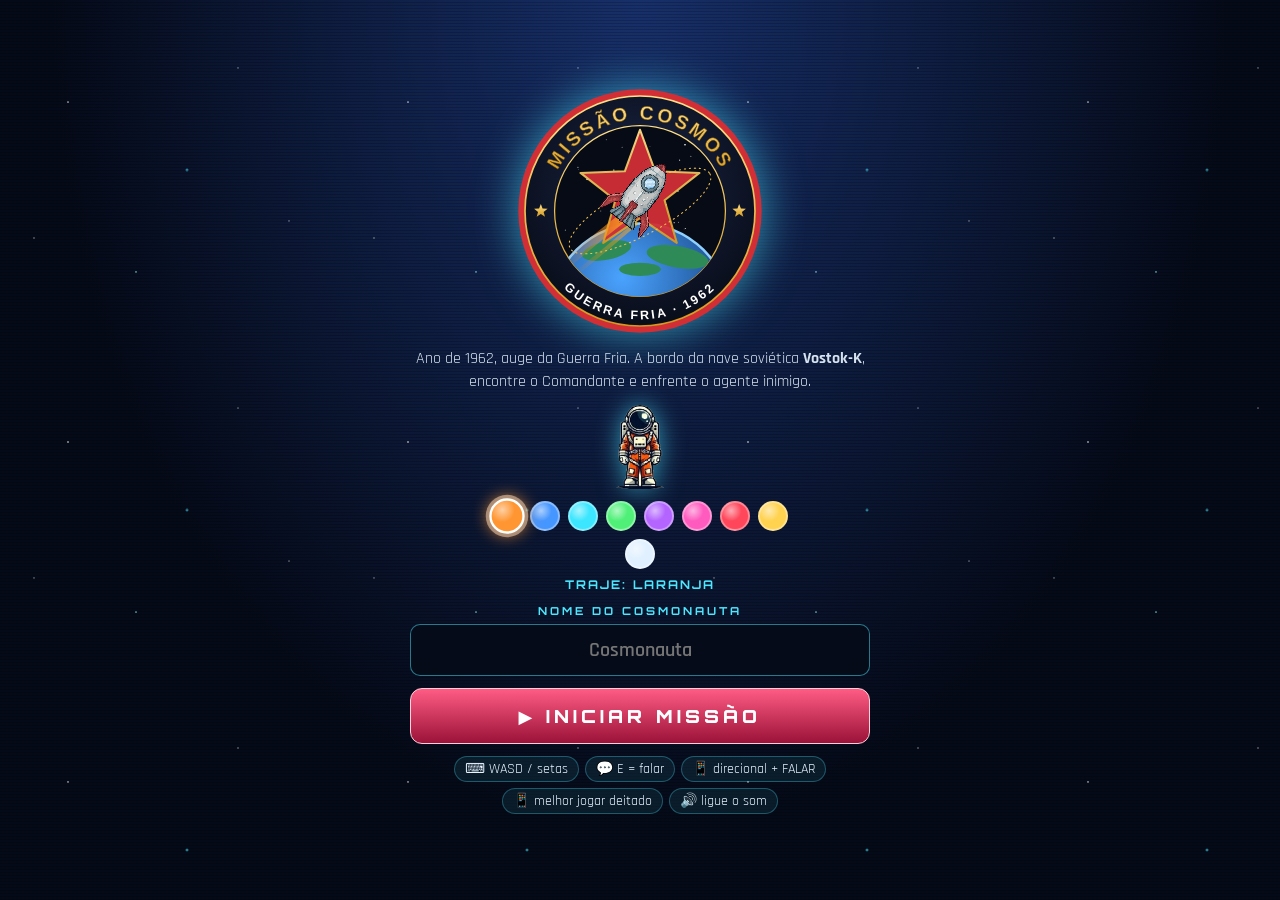
<file: index.html>
<!DOCTYPE html>
<html lang="pt-BR">
<head>
<meta charset="utf-8">
<meta name="viewport" content="width=device-width, initial-scale=1, viewport-fit=cover, user-scalable=no">
<title>Missão Cosmos 62</title>
<link href="https://fonts.googleapis.com/css2?family=Orbitron:wght@500;700;900&family=Rajdhani:wght@500;600;700&display=swap" rel="stylesheet">
<link rel="stylesheet" href="style.css">
</head>
<body>
<header><h1><img id="hl" alt="" style="height:34px;vertical-align:middle;margin-right:8px">Missão Cosmos 62</h1><div><a id="plc" href="placar.html" title="Placar">🏆</a> <button id="fsb" title="Tela cheia">⛶</button> <button id="mute" title="Som">🔊</button></div></header>
<div id="rot">📱 Gire o celular para jogar deitado: a tela fica bem maior!</div>
<div id="cw"><canvas id="c" width="960" height="540"></canvas></div>
<div id="obj"><span class="oi">🎯</span><div><b>Objetivo da missão</b>Siga a seta até o Comandante Volkov e aceite a batalha. Acerte mais perguntas sobre a Guerra Fria do que o alienígena inimigo para levar a nave de volta à Terra! Curioso? Chegue perto do reator, no centro da sala, para viajar no tempo.</div></div>
<div id="pad">
  <div class="dp">
    <span></span><button data-d="up">▲</button><span></span>
    <button data-d="left">◀</button><span></span><button data-d="right">▶</button>
    <span></span><button data-d="down">▼</button><span></span>
  </div>
  <button id="act">AGIR</button>
</div>
<div id="bp"></div>
<div id="ov"></div>
<script src="game.js"></script>
</body>
</html>
</file>
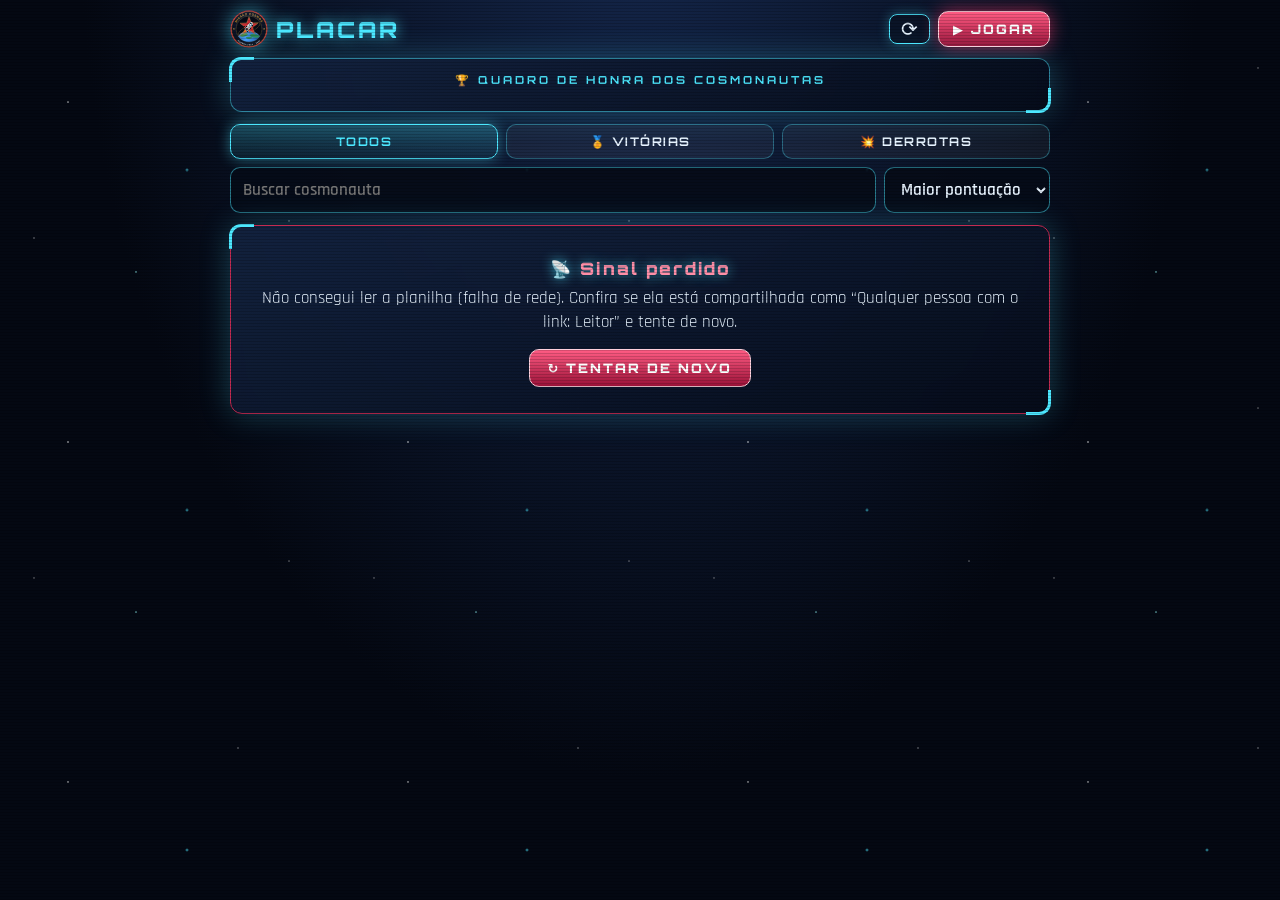
<file: placar.html>
<!DOCTYPE html>
<html lang="pt-BR">
<head>
<meta charset="utf-8">
<meta name="viewport" content="width=device-width, initial-scale=1, viewport-fit=cover">
<title>Placar · Missão Cosmos 62</title>
<link href="https://fonts.googleapis.com/css2?family=Orbitron:wght@500;700;900&family=Rajdhani:wght@500;600;700&display=swap" rel="stylesheet">
<link rel="stylesheet" href="placar.css">
</head>
<body>
<header>
  <h1><img src="assets/logo.svg" alt="" class="hl">Placar</h1>
  <div class="hb">
    <button id="rf" title="Atualizar agora" aria-label="Atualizar">⟳</button>
    <a id="play" href="index.html">▶ JOGAR</a>
  </div>
</header>

<main>
  <section class="card hero">
    <div class="hero-t">🏆 Quadro de honra dos cosmonautas</div>
    <div class="stats" id="stats"></div>
  </section>

  <section class="tools">
    <div class="chips" id="chips">
      <button class="chip on" data-f="todos">Todos</button>
      <button class="chip" data-f="vitoria">🏅 Vitórias</button>
      <button class="chip" data-f="derrota">💥 Derrotas</button>
    </div>
    <div class="row2">
      <input id="q" type="search" maxlength="14" placeholder="Buscar cosmonauta" autocomplete="off">
      <select id="ord" aria-label="Ordenar">
        <option value="pontos">Maior pontuação</option>
        <option value="recentes">Mais recentes</option>
      </select>
    </div>
  </section>

  <section id="lista" class="lista" aria-live="polite"></section>
  <div class="upd" id="upd"></div>
</main>

<script src="placar.js"></script>
</body>
</html>
</file>
<file: style.css>
:root{color-scheme:dark;--bg:#040812;--cy:#4de8ff;--gold:#4de8ff;--red:#ff3b6b;--txt:#e8f4ff;--ok:#12a36f;--bad:#c42b52;--ff:Orbitron,"Segoe UI",system-ui,sans-serif;padding-top:env(safe-area-inset-top,0px);padding-bottom:env(safe-area-inset-bottom,0px)}
*{box-sizing:border-box}
html,body{margin:0;min-height:100%;background:radial-gradient(ellipse at 50% -10%,#14264a,var(--bg) 62%);color:var(--txt);font-family:Rajdhani,"Segoe UI",system-ui,sans-serif;font-size:17px}
body{display:flex;flex-direction:column;align-items:center;gap:8px;padding:8px;-webkit-user-select:none;user-select:none}
header{width:100%;max-width:960px;display:flex;justify-content:space-between;align-items:center}
h1{margin:0;font:900 clamp(13px,3vw,19px) var(--ff);letter-spacing:3px;color:var(--cy);text-transform:uppercase;text-shadow:0 0 14px rgba(77,232,255,.85)}
#fsb,#mute,#plc{background:rgba(10,20,38,.8);color:var(--txt);border:1px solid var(--cy);border-radius:8px;font-size:18px;padding:2px 10px;cursor:pointer;box-shadow:0 0 12px rgba(77,232,255,.35)}
#cw{position:relative;width:100%;max-width:960px}
#cw::after{content:"";position:absolute;inset:0;border-radius:10px;pointer-events:none;background:repeating-linear-gradient(0deg,rgba(0,0,0,.16) 0 1px,transparent 1px 3px)}
#c{display:block;width:100%;height:auto;aspect-ratio:16/9;border:2px solid var(--cy);border-radius:10px;background:#000;box-shadow:0 0 26px rgba(77,232,255,.4),inset 0 0 30px rgba(77,232,255,.15);touch-action:none}
#pad{display:none;width:100%;max-width:960px;justify-content:space-between;align-items:center;padding:4px 12px}
@media (hover:none),(pointer:coarse){#pad{display:flex}}
#pad.off{display:none!important}
.dp{display:grid;grid-template-columns:repeat(3,56px);grid-template-rows:repeat(3,56px);gap:4px}
.dp button{touch-action:none;background:linear-gradient(180deg,rgba(40,70,110,.9),rgba(10,20,38,.95));color:var(--cy);border:1px solid var(--cy);border-radius:12px;font-size:22px;box-shadow:0 0 10px rgba(77,232,255,.3)}
#act{touch-action:none;width:96px;height:96px;border-radius:50%;background:radial-gradient(circle,#ff5c84,#9b1238);color:#fff;border:2px solid #ffd0dc;font:700 15px var(--ff);box-shadow:0 0 22px rgba(255,59,107,.6)}
#plc{text-decoration:none;display:inline-block;vertical-align:middle}
.dp button:active,#act:active{filter:brightness(1.6)}
#ov{display:none;position:fixed;inset:0;background:rgba(2,5,12,.84);align-items:center;justify-content:center;padding:16px;overflow:auto;z-index:10}
#bp{display:none;width:100%;max-width:960px}
#obj{display:none;width:100%;max-width:960px;gap:12px;align-items:center;background:linear-gradient(90deg,rgba(77,232,255,.16),rgba(8,16,32,.9));border:1px solid rgba(77,232,255,.45);border-left:5px solid var(--cy);border-radius:8px;padding:8px 14px;font-size:16px;line-height:1.3}
#obj b{display:block;color:var(--cy);font:700 11px var(--ff);letter-spacing:2px;text-transform:uppercase;margin-bottom:2px}
.oi{font-size:28px;animation:pulse 1.6s infinite}
.card{position:relative;background:linear-gradient(160deg,rgba(20,36,66,.9),rgba(6,12,26,.94));backdrop-filter:blur(8px);border:1px solid rgba(77,232,255,.5);border-radius:12px;padding:18px;max-width:520px;width:100%;text-align:center;margin:0 auto;box-shadow:0 0 30px rgba(77,232,255,.3);animation:pop .3s ease-out}
.card::before,.card::after{content:"";position:absolute;width:22px;height:22px;border:3px solid var(--cy);pointer-events:none}
.card::before{top:-2px;left:-2px;border-right:0;border-bottom:0;border-radius:12px 0 0 0}
.card::after{bottom:-2px;right:-2px;border-left:0;border-top:0;border-radius:0 0 12px 0}
.card h2{margin:6px 0;font:900 20px var(--ff);color:var(--cy);letter-spacing:2px;text-shadow:0 0 12px rgba(77,232,255,.7)}
.card p{line-height:1.4;margin:8px 0}
.q{font-weight:700;font-size:19px}
.foe{font-size:52px;line-height:1}
.sc{font-size:15px;opacity:.95;margin-bottom:6px}
.tag{display:inline-block;background:linear-gradient(90deg,#ff3b6b,#b01245);color:#fff;font:700 10px var(--ff);letter-spacing:2px;text-transform:uppercase;padding:4px 12px;border-radius:20px;margin-top:6px}
.tw{min-height:3.4em;font-size:18px}
.o{position:relative;overflow:hidden;display:block;width:100%;margin:8px 0;padding:12px;font:600 17px Rajdhani,sans-serif;color:var(--txt);background:rgba(255,255,255,.05);border:1px solid rgba(77,232,255,.35);border-radius:10px;cursor:pointer;transition:transform .12s,border-color .12s,box-shadow .12s}
.o:hover:not(:disabled){border-color:var(--cy);transform:translateY(-2px);box-shadow:0 0 16px rgba(77,232,255,.45)}
.o:has(.l){text-align:left}
.l{display:inline-block;width:26px;height:26px;line-height:26px;text-align:center;border-radius:8px;background:linear-gradient(180deg,#ff5c84,#9b1238);margin-right:10px;font:700 13px var(--ff)}
.o.ok{background:var(--ok);border-color:#6df0b8;animation:pulse .5s 2}
.o.bad{background:var(--bad);border-color:#ff8fa8;animation:shk .4s}
.fb{margin:8px 0;font-size:16px}
.av{height:110px;filter:drop-shadow(0 0 12px rgba(77,232,255,.6));animation:flt 2.4s ease-in-out infinite}
#ov.menu{background:radial-gradient(ellipse at 50% 0,#17306a 0,#050a18 65%);align-items:flex-start}
#ov.menu::before{content:"";position:fixed;inset:0;background-image:radial-gradient(1.5px 1.5px at 20% 30%,#fff,transparent),radial-gradient(1px 1px at 70% 20%,#fff,transparent),radial-gradient(1.5px 1.5px at 40% 80%,#9ff,transparent),radial-gradient(1px 1px at 85% 65%,#fff,transparent),radial-gradient(1px 1px at 10% 70%,#fff,transparent),radial-gradient(2px 2px at 55% 50%,#4de8ff,transparent);background-size:340px 340px;animation:drift 40s linear infinite;opacity:.8;pointer-events:none}
#ov.menu::after{content:"";position:fixed;inset:0;background:repeating-linear-gradient(0deg,rgba(0,0,0,.18) 0 1px,transparent 1px 3px);pointer-events:none}
@keyframes drift{to{background-position:340px 340px}}
.fly{position:fixed;left:-90px;bottom:-110px;height:84px;image-rendering:pixelated;filter:drop-shadow(0 0 14px #4de8ff);animation:fly 10s linear infinite;pointer-events:none}
@keyframes fly{from{transform:translate(0,0) rotate(48deg)}to{transform:translate(125vw,-125vh) rotate(48deg)}}
.mn{position:relative;z-index:2;margin:auto;max-width:460px;width:100%;text-align:center;display:flex;flex-direction:column;align-items:center;gap:12px;animation:pop .5s ease-out}
.logo{width:min(60vw,250px);filter:drop-shadow(0 0 22px rgba(77,232,255,.6));animation:flt 3.2s ease-in-out infinite}
.sub{margin:0;font-size:16px;line-height:1.4;opacity:.92}
.pv{height:84px;filter:drop-shadow(0 0 12px rgba(77,232,255,.6));animation:flt 2.4s ease-in-out infinite}
.nm{display:flex;flex-direction:column;gap:6px;font:700 11px var(--ff);letter-spacing:3px;text-transform:uppercase;color:var(--cy);width:100%}
.nm input{background:rgba(6,12,24,.9);border:1px solid rgba(77,232,255,.5);border-radius:10px;padding:12px;font:600 20px Rajdhani,sans-serif;text-align:center;color:var(--txt);outline:none;-webkit-user-select:text;user-select:text}
.nm input:focus{border-color:var(--cy);box-shadow:0 0 16px rgba(77,232,255,.5)}
.go{position:relative;overflow:hidden;width:100%;padding:16px;font:900 18px var(--ff);letter-spacing:4px;color:#fff;background:linear-gradient(180deg,#ff5c84,#9b1238);border:1px solid #ffd0dc;border-radius:12px;cursor:pointer;animation:glow 1.6s infinite}
.go::after{content:"";position:absolute;top:0;left:-60%;width:40%;height:100%;background:linear-gradient(100deg,transparent,rgba(255,255,255,.45),transparent);animation:shine 2.6s infinite}
@keyframes shine{to{left:130%}}
@keyframes glow{0%,100%{box-shadow:0 0 18px rgba(255,59,107,.6)}50%{box-shadow:0 0 34px rgba(77,232,255,.8)}}
.how{display:flex;flex-wrap:wrap;gap:6px;justify-content:center}
.how span{background:rgba(77,232,255,.08);border:1px solid rgba(77,232,255,.3);border-radius:20px;padding:3px 10px;font-size:14px}
#rot{display:none;width:100%;max-width:960px;align-items:center;gap:10px;background:rgba(255,209,102,.12);border:1px solid #ffd166;border-radius:8px;padding:6px 12px;font-size:15px}
@media (pointer:coarse) and (orientation:portrait){#rot{display:flex}body{padding:4px}}
@media (pointer:coarse) and (orientation:landscape){
 html,body{overflow:hidden;height:100dvh;overscroll-behavior:none}
 body{padding:0;gap:0;display:block;touch-action:none}
 header{position:fixed;bottom:10px;top:auto;left:50%;transform:translateX(-50%);width:auto;z-index:8;opacity:.8}
 body.bt header{left:calc((100vw - min(46vw,400px))/2)}
 header h1{display:none}
 #cw{position:fixed;inset:0;max-width:none;width:auto;z-index:1}
 #c{width:100%;height:100%;aspect-ratio:auto;object-fit:contain;border:0;border-radius:0;box-shadow:none;background:#000}
 #cw::after{border-radius:0}
 #obj{position:fixed;top:6px;left:50%;transform:translateX(-50%);width:min(64vw,520px);padding:4px 10px;font-size:12px;z-index:5;opacity:.9}
 #obj b{font-size:9px}.oi{font-size:18px}
 #pad{position:fixed;left:0;right:0;bottom:calc(10px + env(safe-area-inset-bottom,0px));max-width:none;padding:0 calc(14px + env(safe-area-inset-right,0px)) 0 calc(14px + env(safe-area-inset-left,0px));pointer-events:none;z-index:6}
 .dp,#act{pointer-events:auto;opacity:.8}
 .dp{grid-template-columns:repeat(3,62px);grid-template-rows:repeat(3,62px)}
 #act{width:92px;height:92px}
 #bp{position:fixed;top:0;right:0;bottom:0;width:min(46vw,400px);max-width:none;overflow:auto;padding:8px;background:rgba(2,6,14,.95);border-left:1px solid var(--cy);z-index:7}
 body.bt #cw{right:min(46vw,400px)}
 .card{padding:10px 12px}.q{font-size:15px}.sc{font-size:13px}.o{padding:8px;font-size:15px;margin:5px 0}
 .foe{font-size:34px}.av{height:64px}.card h2{font-size:15px}
 .gal{height:94dvh;padding:8px}.gs svg{max-height:calc(94dvh - 150px)}.gs figcaption span{font-size:14px}.gs figcaption b{font-size:13px}.gs{gap:6px}.logo{width:auto;height:min(22vh,90px)}.how,.sub{display:none}.pv{height:54px}.sw{width:26px;height:26px}.mn{gap:6px}.sub{font-size:13px}.go{padding:10px}
}
.sk{display:flex;flex-wrap:wrap;gap:8px;justify-content:center;max-width:300px}
.sw{width:30px;height:30px;padding:0;border-radius:50%;border:2px solid rgba(255,255,255,.35);background:radial-gradient(circle at 35% 30%,rgba(255,255,255,.55),transparent 42%),var(--c);cursor:pointer;transition:transform .15s,box-shadow .15s}
.sw:hover{transform:scale(1.15)}
.sw.on{border-color:#fff;box-shadow:0 0 14px var(--c),0 0 0 3px rgba(255,255,255,.5);transform:scale(1.18)}
.skn{font:700 12px var(--ff);letter-spacing:2px;color:var(--cy);text-transform:uppercase;margin-top:-4px}
#ov.galm{padding:10px;background:rgba(2,5,14,.5)}
.gal{max-width:780px;height:min(600px,94dvh);display:flex;flex-direction:column;padding:12px 12px 10px;animation:galin 1.1s ease-out}
@keyframes galin{0%{opacity:0;filter:blur(24px) brightness(2.6);transform:scale(1.15)}55%{opacity:1}100%{filter:none;transform:none}}
.gx{position:absolute;top:8px;right:8px;z-index:3;width:44px;height:44px;padding:0;border-radius:50%;border:2px solid #ff8fa8;background:linear-gradient(180deg,#ff5c84,#9b1238);color:#fff;font-size:20px;cursor:pointer;box-shadow:0 0 16px rgba(255,59,107,.7);transition:transform .25s}
.gx:hover{filter:brightness(1.2);transform:rotate(90deg)}
.gtop{font:700 12px var(--ff);letter-spacing:3px;color:var(--cy);text-align:left;padding:4px 56px 8px 4px}
.gst{display:flex;flex:1;min-height:0;overflow-x:auto;scroll-snap-type:x mandatory;scrollbar-width:none;border-radius:10px;cursor:grab}
.gst::-webkit-scrollbar{display:none}
.gs{flex:0 0 100%;scroll-snap-align:center;margin:0;display:flex;flex-direction:column;justify-content:center;gap:10px;padding:0 4px;text-align:left}
.gs svg{width:100%;height:auto;max-height:calc(94dvh - 200px);border-radius:10px;border:1px solid rgba(77,232,255,.4);box-shadow:0 0 22px rgba(77,232,255,.28)}
.gs figcaption b{display:block;font:900 16px var(--ff);color:var(--cy);letter-spacing:1px;margin-bottom:4px}
.gs figcaption span{font-size:18px;line-height:1.35}
.gn{position:absolute;top:44%;width:44px;height:44px;padding:0;border-radius:50%;border:1px solid var(--cy);background:rgba(4,10,24,.82);color:var(--cy);font-size:18px;cursor:pointer;z-index:2;box-shadow:0 0 12px rgba(77,232,255,.4)}
.gp{left:4px}.gnx{right:4px}
.gdots{display:flex;gap:8px;justify-content:center;padding-top:8px}
.gdots i{width:9px;height:9px;border-radius:50%;background:rgba(255,255,255,.25);transition:all .2s}
.gdots i.on{background:var(--cy);box-shadow:0 0 10px var(--cy);transform:scale(1.35)}
@keyframes pop{from{transform:scale(.85);opacity:0}to{transform:none;opacity:1}}
@keyframes pulse{50%{transform:scale(1.06)}}
@keyframes shk{25%{transform:translateX(-8px)}75%{transform:translateX(8px)}}
@keyframes flt{50%{transform:translateY(-6px)}}
</file>
<file: placar.css>
:root{color-scheme:dark;--bg:#040812;--cy:#4de8ff;--red:#ff3b6b;--txt:#e8f4ff;--ok:#12a36f;--okl:#6df0b8;--bad:#c42b52;--badl:#ff8fa8;--gold:#ffd166;--ff:Orbitron,"Segoe UI",system-ui,sans-serif}
*{box-sizing:border-box}
html,body{margin:0;min-height:100%;background:radial-gradient(ellipse at 50% -10%,#14264a,var(--bg) 62%);background-attachment:fixed;color:var(--txt);font-family:Rajdhani,"Segoe UI",system-ui,sans-serif;font-size:17px}
body{display:flex;flex-direction:column;align-items:center;gap:10px;padding:10px 10px calc(24px + env(safe-area-inset-bottom,0px));padding-top:calc(10px + env(safe-area-inset-top,0px));position:relative}
body::before{content:"";position:fixed;inset:0;background-image:radial-gradient(1.5px 1.5px at 20% 30%,#fff,transparent),radial-gradient(1px 1px at 70% 20%,#fff,transparent),radial-gradient(1.5px 1.5px at 40% 80%,#9ff,transparent),radial-gradient(1px 1px at 85% 65%,#fff,transparent),radial-gradient(1px 1px at 10% 70%,#fff,transparent),radial-gradient(2px 2px at 55% 50%,#4de8ff,transparent);background-size:340px 340px;animation:drift 40s linear infinite;opacity:.7;pointer-events:none;z-index:0}
body::after{content:"";position:fixed;inset:0;background:repeating-linear-gradient(0deg,rgba(0,0,0,.16) 0 1px,transparent 1px 3px);pointer-events:none;z-index:50}
@keyframes drift{to{background-position:340px 340px}}
header,main{position:relative;z-index:2;width:100%;max-width:820px}
header{display:flex;justify-content:space-between;align-items:center;gap:10px}
h1{margin:0;display:flex;align-items:center;font:900 clamp(15px,4vw,22px) var(--ff);letter-spacing:3px;color:var(--cy);text-transform:uppercase;text-shadow:0 0 14px rgba(77,232,255,.85)}
.hl{height:38px;margin-right:8px;filter:drop-shadow(0 0 10px rgba(77,232,255,.6))}
.hb{display:flex;gap:8px;align-items:center}
#rf{background:rgba(10,20,38,.8);color:var(--txt);border:1px solid var(--cy);border-radius:8px;font-size:20px;padding:2px 11px;cursor:pointer;box-shadow:0 0 12px rgba(77,232,255,.35)}
#rf.spin{animation:spin .8s linear infinite}
@keyframes spin{to{transform:rotate(360deg)}}
#play{display:inline-block;text-decoration:none;font:900 13px var(--ff);letter-spacing:2px;color:#fff;background:linear-gradient(180deg,#ff5c84,#9b1238);border:1px solid #ffd0dc;border-radius:10px;padding:9px 14px;box-shadow:0 0 18px rgba(255,59,107,.6)}
#play:hover{filter:brightness(1.15)}
main{display:flex;flex-direction:column;gap:12px}

.card{position:relative;background:linear-gradient(160deg,rgba(20,36,66,.9),rgba(6,12,26,.94));backdrop-filter:blur(8px);border:1px solid rgba(77,232,255,.5);border-radius:12px;padding:14px;box-shadow:0 0 30px rgba(77,232,255,.25);animation:pop .4s ease-out}
.card::before,.card::after{content:"";position:absolute;width:22px;height:22px;border:3px solid var(--cy);pointer-events:none}
.card::before{top:-2px;left:-2px;border-right:0;border-bottom:0;border-radius:12px 0 0 0}
.card::after{bottom:-2px;right:-2px;border-left:0;border-top:0;border-radius:0 0 12px 0}
.hero-t{font:700 11px var(--ff);letter-spacing:3px;text-transform:uppercase;color:var(--cy);text-align:center;margin-bottom:10px}
.stats{display:grid;grid-template-columns:repeat(4,1fr);gap:8px}
.st{background:rgba(255,255,255,.05);border:1px solid rgba(77,232,255,.3);border-radius:10px;padding:8px 4px;text-align:center;min-width:0}
.st b{display:block;font:900 clamp(16px,4.6vw,24px) var(--ff);color:var(--cy);text-shadow:0 0 12px rgba(77,232,255,.6);white-space:nowrap;overflow:hidden;text-overflow:ellipsis}
.st span{font:700 10px var(--ff);letter-spacing:1.5px;text-transform:uppercase;opacity:.85}
.st.w b{color:var(--okl);text-shadow:0 0 12px rgba(109,240,184,.6)}
.st.l b{color:var(--badl);text-shadow:0 0 12px rgba(255,143,168,.6)}

.tools{display:flex;flex-direction:column;gap:8px}
.chips{display:flex;gap:8px;flex-wrap:wrap}
.chip{flex:1;min-width:96px;padding:9px 10px;font:700 12px var(--ff);letter-spacing:1.5px;text-transform:uppercase;color:var(--txt);background:rgba(255,255,255,.05);border:1px solid rgba(77,232,255,.35);border-radius:10px;cursor:pointer;transition:transform .12s,box-shadow .12s,border-color .12s}
.chip:hover{border-color:var(--cy);transform:translateY(-2px);box-shadow:0 0 16px rgba(77,232,255,.45)}
.chip.on{background:linear-gradient(180deg,rgba(77,232,255,.28),rgba(77,232,255,.08));border-color:var(--cy);color:var(--cy);box-shadow:0 0 14px rgba(77,232,255,.45)}
.row2{display:flex;gap:8px}
.row2 input,.row2 select{flex:1;min-width:0;background:rgba(6,12,24,.9);border:1px solid rgba(77,232,255,.5);border-radius:10px;padding:10px 12px;font:600 17px Rajdhani,sans-serif;color:var(--txt);outline:none}
.row2 input:focus,.row2 select:focus{border-color:var(--cy);box-shadow:0 0 16px rgba(77,232,255,.5)}
.row2 select{flex:0 0 auto;cursor:pointer}
.row2 option{background:#0a1426}

.lista{display:flex;flex-direction:column;gap:10px}
.it{position:relative;display:grid;grid-template-columns:46px 62px 1fr auto;align-items:center;gap:10px;padding:10px 14px 10px 10px;background:linear-gradient(160deg,rgba(20,36,66,.9),rgba(6,12,26,.94));border:1px solid rgba(77,232,255,.35);border-left:5px solid var(--bad);border-radius:12px;animation:pop .35s ease-out backwards}
.it.w{border-left-color:var(--ok)}
.it.p1{border-color:var(--gold);border-left-color:var(--gold);box-shadow:0 0 26px rgba(255,209,102,.35)}
.it.p2{border-color:#cfe3ff;box-shadow:0 0 18px rgba(207,227,255,.25)}
.it.p3{border-color:#ff9a5c;box-shadow:0 0 18px rgba(255,154,92,.25)}
.pos{font:900 20px var(--ff);color:var(--cy);text-align:center;text-shadow:0 0 10px rgba(77,232,255,.7)}
.p1 .pos{color:var(--gold);font-size:26px;text-shadow:0 0 14px var(--gold)}
.p2 .pos{color:#cfe3ff}
.p3 .pos{color:#ff9a5c}
.av{display:flex;justify-content:center;align-items:flex-end;height:64px}
.av img{height:64px;width:auto;image-rendering:auto;filter:drop-shadow(0 0 10px var(--sc));animation:flt 2.6s ease-in-out infinite}
.inf{min-width:0}
.nome{font:900 clamp(14px,3.8vw,18px) var(--ff);letter-spacing:1px;text-transform:uppercase;white-space:nowrap;overflow:hidden;text-overflow:ellipsis}
.meta{display:flex;flex-wrap:wrap;gap:4px 12px;font-size:15px;opacity:.92;margin-top:3px}
.meta i{font-style:normal;white-space:nowrap}
.sw{display:inline-block;width:11px;height:11px;border-radius:50%;background:var(--sc);border:1px solid rgba(255,255,255,.6);box-shadow:0 0 8px var(--sc);vertical-align:-1px;margin-right:4px}
.dt{font-size:13px;opacity:.65;margin-top:2px}
.rs{text-align:right;display:flex;flex-direction:column;align-items:flex-end;gap:4px}
.tag{display:inline-block;color:#fff;font:700 10px var(--ff);letter-spacing:2px;text-transform:uppercase;padding:4px 11px;border-radius:20px;white-space:nowrap}
.w .tag{background:linear-gradient(90deg,#12a36f,#0a6a49);box-shadow:0 0 12px rgba(18,163,111,.6)}
.l .tag{background:linear-gradient(90deg,#ff3b6b,#b01245);box-shadow:0 0 12px rgba(255,59,107,.5)}
.pts{font:900 clamp(18px,5vw,26px) var(--ff);color:var(--cy);text-shadow:0 0 12px rgba(77,232,255,.7);line-height:1}
.pts small{font:700 10px var(--ff);letter-spacing:2px;opacity:.8;margin-left:3px}
.plc{font:700 12px var(--ff);letter-spacing:1px;opacity:.85}

.vazio,.erro,.carr{text-align:center;padding:26px 16px}
.vazio h2,.erro h2,.carr h2{margin:6px 0;font:900 17px var(--ff);color:var(--cy);letter-spacing:2px;text-shadow:0 0 12px rgba(77,232,255,.7)}
.vazio img{height:90px;filter:drop-shadow(0 0 12px rgba(77,232,255,.6));animation:flt 2.4s ease-in-out infinite}
.erro{border-color:var(--bad)}
.erro h2{color:var(--badl)}
.erro p,.vazio p{line-height:1.4;margin:8px 0}
.erro button{margin-top:6px;padding:10px 18px;font:900 13px var(--ff);letter-spacing:2px;color:#fff;background:linear-gradient(180deg,#ff5c84,#9b1238);border:1px solid #ffd0dc;border-radius:10px;cursor:pointer}
.carr .dots{display:flex;gap:8px;justify-content:center;margin-top:10px}
.carr .dots i{width:9px;height:9px;border-radius:50%;background:var(--cy);animation:blink 1s infinite}
.carr .dots i:nth-child(2){animation-delay:.2s}.carr .dots i:nth-child(3){animation-delay:.4s}
.upd{text-align:center;font:700 10px var(--ff);letter-spacing:2px;text-transform:uppercase;opacity:.6}
@keyframes blink{50%{opacity:.15}}
@keyframes pop{from{transform:scale(.92);opacity:0}to{transform:none;opacity:1}}
@keyframes flt{50%{transform:translateY(-4px)}}

@media (max-width:520px){
  .it{grid-template-columns:30px 48px 1fr;grid-template-areas:"pos av inf" "rs rs rs";gap:6px 8px;padding:10px}
  .pos{grid-area:pos;font-size:16px}.p1 .pos{font-size:20px}
  .av{grid-area:av;height:52px}.av img{height:52px}
  .inf{grid-area:inf}
  .rs{grid-area:rs;flex-direction:row;justify-content:space-between;align-items:center;border-top:1px solid rgba(77,232,255,.2);padding-top:6px}
  .chip{min-width:0;padding:9px 4px;font-size:10px;letter-spacing:.5px;white-space:nowrap}
  .row2 input{flex:1 1 0}.row2 select{font-size:15px;padding:10px 8px}
  .stats{gap:5px}.st span{font-size:8px;letter-spacing:1px}
  .hl{height:30px}
}
@media (prefers-reduced-motion:reduce){body::before,.av img,.vazio img,#rf.spin{animation:none}}
</file>
